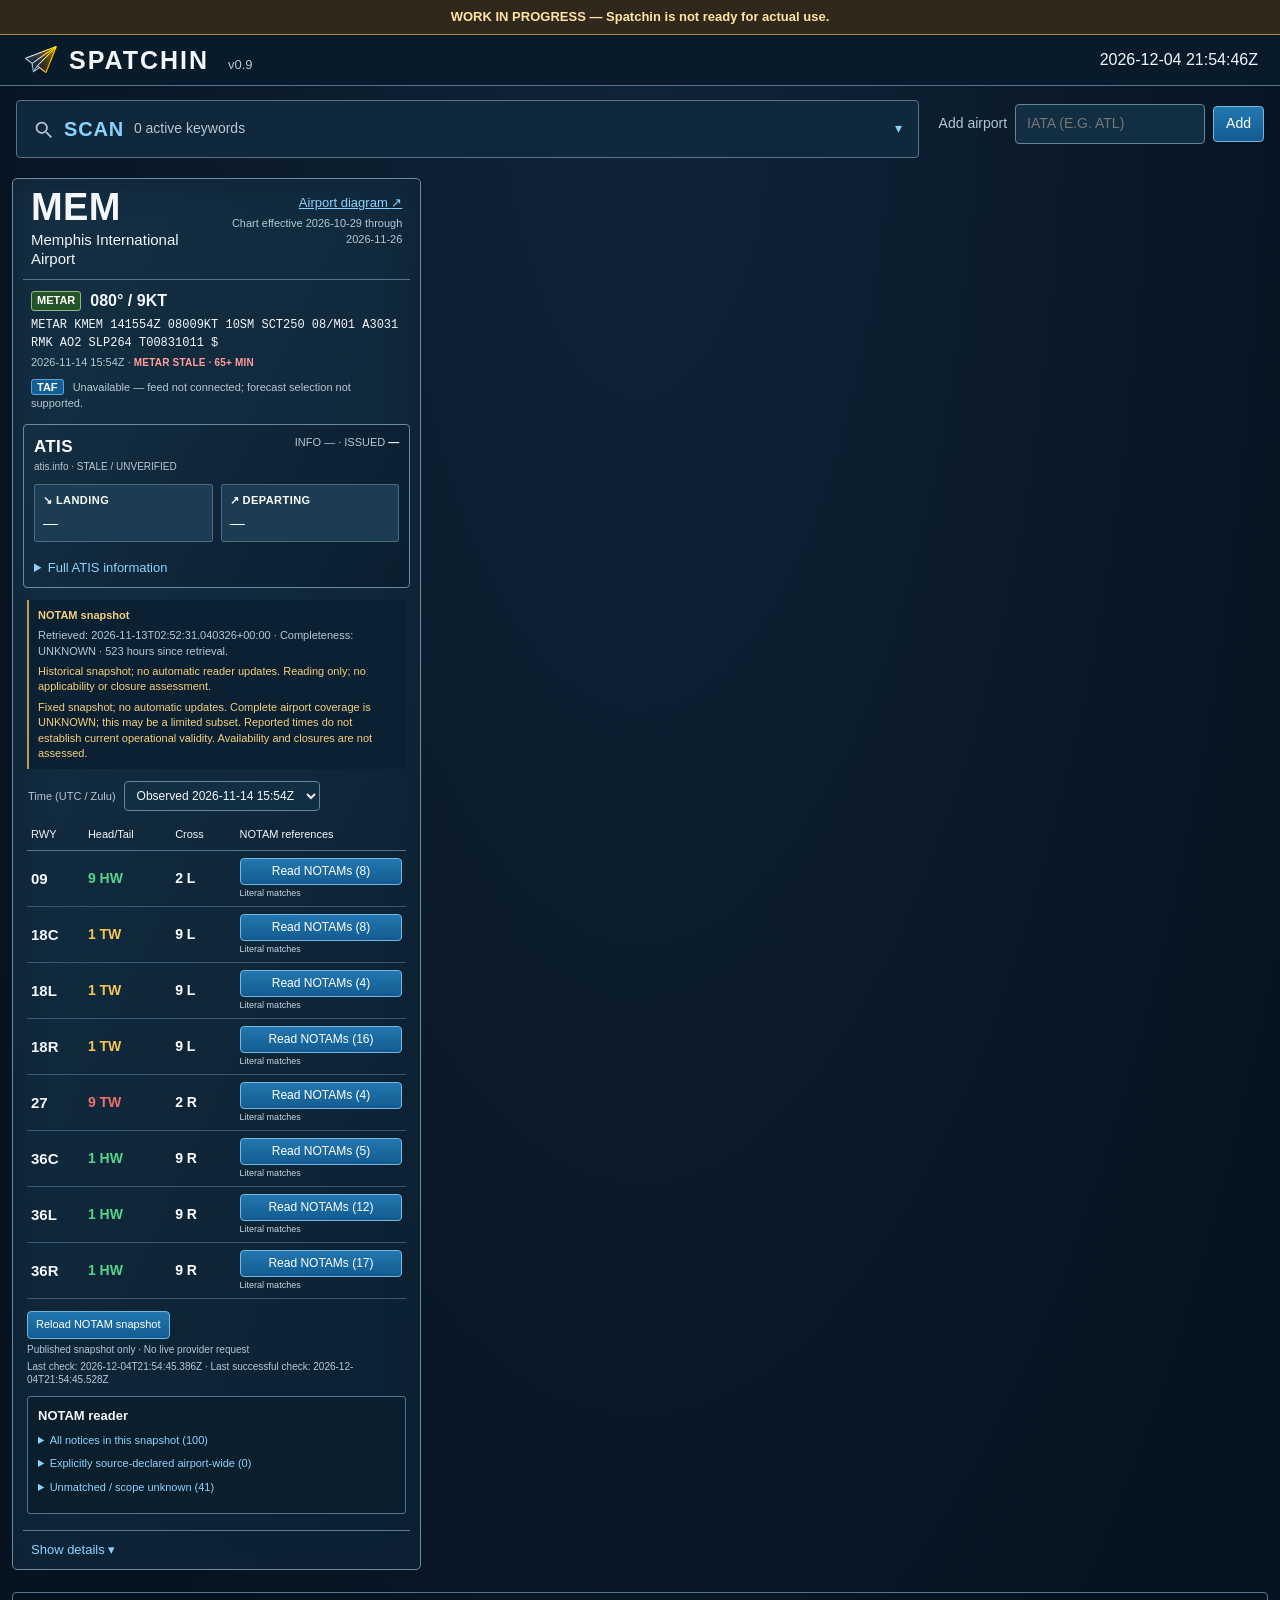
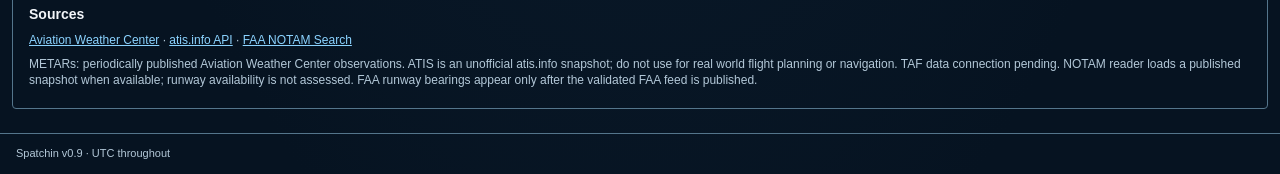
<file: index.html>
<!doctype html><html lang="en"><head><meta charset="utf-8"><meta name="viewport" content="width=device-width,initial-scale=1"><title>Spatchin v0.9</title><link rel="icon" type="image/png" sizes="16x16" href="assets/branding/logo-16.png"><link rel="icon" type="image/png" sizes="32x32" href="assets/branding/logo-32.png"><link rel="apple-touch-icon" sizes="180x180" href="assets/branding/logo-180.png"><link rel="stylesheet" href="styles.css"><link rel="stylesheet" href="dashboard.css"></head><body><div class="wip-banner" role="note">WORK IN PROGRESS — Spatchin is not ready for actual use.</div>
<header><div class="brand"><img class="brand-logo" src="assets/branding/logo-64.png" srcset="assets/branding/logo-64.png 1x, assets/branding/logo-128.png 2x" width="38" height="38" alt=""><h1><span style="font-family:Arial, Helvetica, sans-serif;font-weight:700;font-size:inherit;letter-spacing:inherit;color:inherit">SPATCHIN</span> <span class="version">v0.9</span></h1></div><div class="header-right"><div id="clock" class="clock"></div></div></header>
<main><div class="dashboard-controls"><section id="scan-toolbar" class="scan-toolbar" aria-label="SCAN global search and highlight" data-scan-ignore>
<button id="scan-toggle" class="scan-toggle" type="button" aria-expanded="false" aria-controls="scan-panel"><svg aria-hidden="true" width="16" height="16" viewBox="0 0 24 24" fill="none" stroke="currentColor" stroke-width="2"><circle cx="10" cy="10" r="6"></circle><path d="m15 15 6 6"></path></svg><span class="scan-title">SCAN</span><span id="scan-keyword-count">0 active keywords</span><span id="scan-indicator" aria-hidden="true">▾</span></button>
<div id="scan-panel" class="scan-panel" hidden>
<input id="scan-terms" type="search" aria-label="SCAN keywords" placeholder="Keywords, separated by commas" aria-describedby="scan-help" autocomplete="off">
<label><input id="scan-enabled" type="checkbox" checked> Highlight</label>
<label><input id="scan-case" type="checkbox"> Case sensitive</label>
<div class="scan-navigation"><button id="scan-prev" type="button" aria-label="Previous SCAN match">Previous</button><button id="scan-next" type="button" aria-label="Next SCAN match">Next</button><output id="scan-count" role="status" aria-live="polite" aria-atomic="true">0 matches</output></div>
<div id="scan-help" class="scan-help">Search all dashboard text · Enter: next · Shift+Enter: previous</div>
<div id="scan-legend" class="scan-legend" aria-label="Keyword colors"></div>
</div>
</section><section class="toolbar"><form id="add-form"><label for="iata">Add airport</label><input id="iata" list="airport-options" placeholder="IATA (e.g. ATL)" maxlength="3" pattern="[A-Za-z]{3}" required><datalist id="airport-options"></datalist><button>Add</button></form></section></div><div id="cards" class="cards"></div><section class="sources"><h3>Sources</h3><p><a href="https://aviationweather.gov/" target="_blank" rel="noopener">Aviation Weather Center</a> · <a href="https://atis.info/api">atis.info API</a> · <a href="https://notams.aim.faa.gov/notamSearch/" target="_blank" rel="noopener">FAA NOTAM Search</a></p><p>METARs: periodically published Aviation Weather Center observations. ATIS is an unofficial atis.info snapshot; do not use for real world flight planning or navigation. TAF data connection pending. NOTAM reader loads a published snapshot when available; runway availability is not assessed. FAA runway bearings appear only after the validated FAA feed is published.</p></section></main><footer>Spatchin v0.9 · UTC throughout</footer><script src="notam-reader.js"></script><script src="notam-snapshots.js"></script><script src="airport-catalog.js"></script><script src="app.js"></script><script src="scan.js"></script></body></html>
</file>
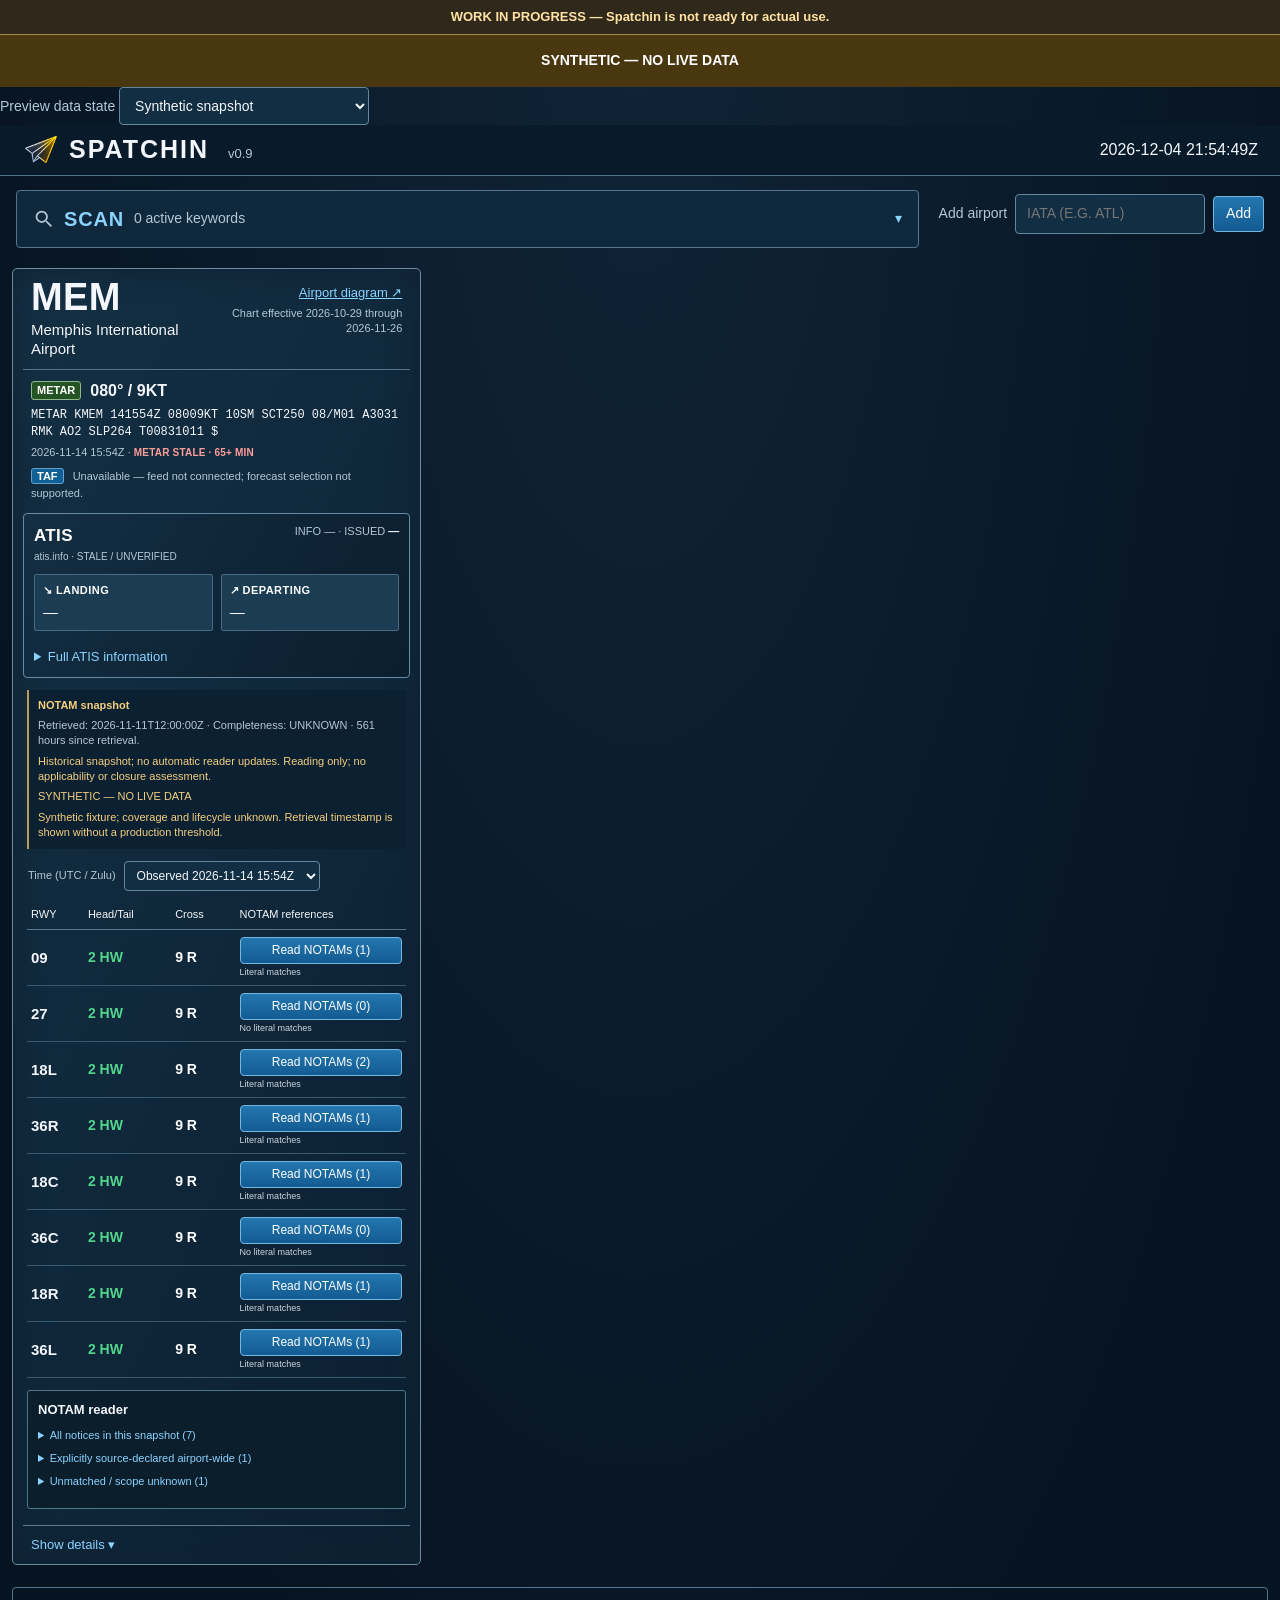
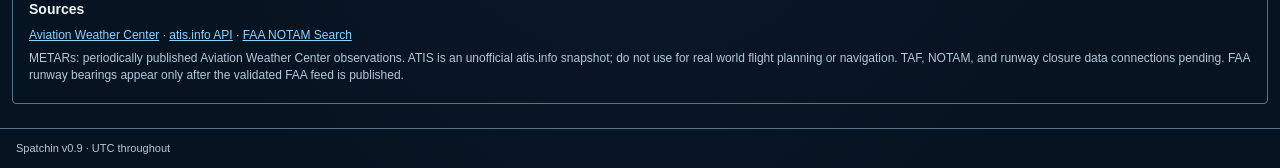
<file: preview/index.html>
<!doctype html><html lang="en"><head><base href="/"><meta charset="utf-8"><meta name="viewport" content="width=device-width,initial-scale=1"><title>Spatchin v0.9</title><link rel="icon" type="image/png" sizes="16x16" href="assets/branding/logo-16.png"><link rel="icon" type="image/png" sizes="32x32" href="assets/branding/logo-32.png"><link rel="apple-touch-icon" sizes="180x180" href="assets/branding/logo-180.png"><link rel="stylesheet" href="styles.css"><link rel="stylesheet" href="dashboard.css"></head><body><div class="wip-banner" role="note">WORK IN PROGRESS — Spatchin is not ready for actual use.</div><div class="synthetic-banner">SYNTHETIC — NO LIVE DATA</div><div class="preview-controls"><label>Preview data state <select id="preview-state"><option value="snapshot">Synthetic snapshot</option><option value="stale">Source-declared stale fixture</option><option value="error">Refresh failed, retained snapshot</option><option value="unavailable">Unavailable</option></select></label></div>
<header><div class="brand"><img class="brand-logo" src="assets/branding/logo-64.png" srcset="assets/branding/logo-64.png 1x, assets/branding/logo-128.png 2x" width="38" height="38" alt=""><h1><span style="font-family:Arial, Helvetica, sans-serif;font-weight:700;font-size:inherit;letter-spacing:inherit;color:inherit">SPATCHIN</span> <span class="version">v0.9</span></h1></div><div class="header-right"><div id="clock" class="clock"></div></div></header>
<main><div class="dashboard-controls"><section id="scan-toolbar" class="scan-toolbar" aria-label="SCAN global search and highlight" data-scan-ignore>
<button id="scan-toggle" class="scan-toggle" type="button" aria-expanded="false" aria-controls="scan-panel"><svg aria-hidden="true" width="16" height="16" viewBox="0 0 24 24" fill="none" stroke="currentColor" stroke-width="2"><circle cx="10" cy="10" r="6"></circle><path d="m15 15 6 6"></path></svg><span class="scan-title">SCAN</span><span id="scan-keyword-count">0 active keywords</span><span id="scan-indicator" aria-hidden="true">▾</span></button>
<div id="scan-panel" class="scan-panel" hidden>
<input id="scan-terms" type="search" aria-label="SCAN keywords" placeholder="Keywords, separated by commas" aria-describedby="scan-help" autocomplete="off">
<label><input id="scan-enabled" type="checkbox" checked> Highlight</label>
<label><input id="scan-case" type="checkbox"> Case sensitive</label>
<div class="scan-navigation"><button id="scan-prev" type="button" aria-label="Previous SCAN match">Previous</button><button id="scan-next" type="button" aria-label="Next SCAN match">Next</button><output id="scan-count" role="status" aria-live="polite" aria-atomic="true">0 matches</output></div>
<div id="scan-help" class="scan-help">Search all dashboard text · Enter: next · Shift+Enter: previous</div>
<div id="scan-legend" class="scan-legend" aria-label="Keyword colors"></div>
</div>
</section><section class="toolbar"><form id="add-form"><label for="iata">Add airport</label><input id="iata" list="airport-options" placeholder="IATA (e.g. ATL)" maxlength="3" pattern="[A-Za-z]{3}" required><datalist id="airport-options"></datalist><button>Add</button></form></section></div><div id="cards" class="cards"></div><section class="sources"><h3>Sources</h3><p><a href="https://aviationweather.gov/" target="_blank" rel="noopener">Aviation Weather Center</a> · <a href="https://atis.info/api">atis.info API</a> · <a href="https://notams.aim.faa.gov/notamSearch/" target="_blank" rel="noopener">FAA NOTAM Search</a></p><p>METARs: periodically published Aviation Weather Center observations. ATIS is an unofficial atis.info snapshot; do not use for real world flight planning or navigation. TAF, NOTAM, and runway closure data connections pending. FAA runway bearings appear only after the validated FAA feed is published.</p></section></main><footer>Spatchin v0.9 · UTC throughout</footer><script src="preview/fixtures.js"></script><script src="notam-reader.js"></script><script src="airport-catalog.js"></script><script src="app.js"></script><script src="scan.js"></script><script src="preview/controls.js"></script></body></html>
</file>
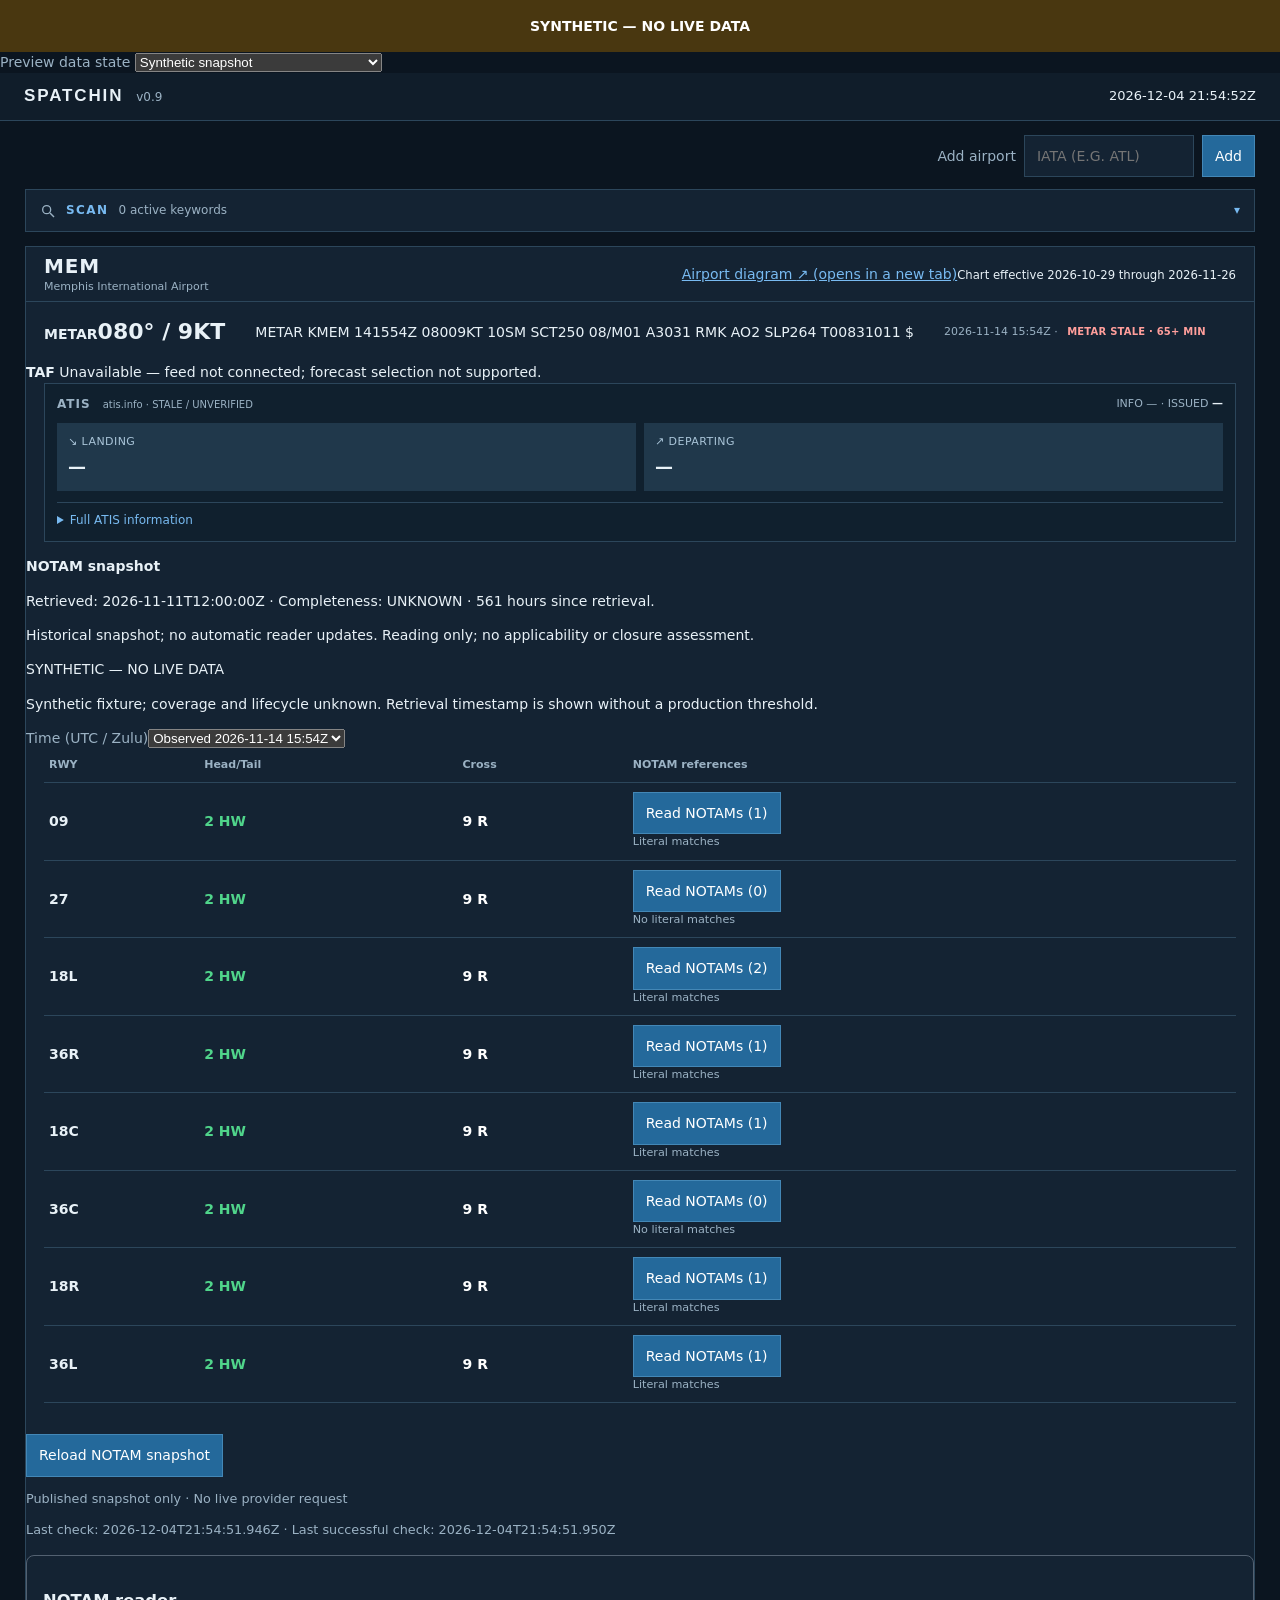
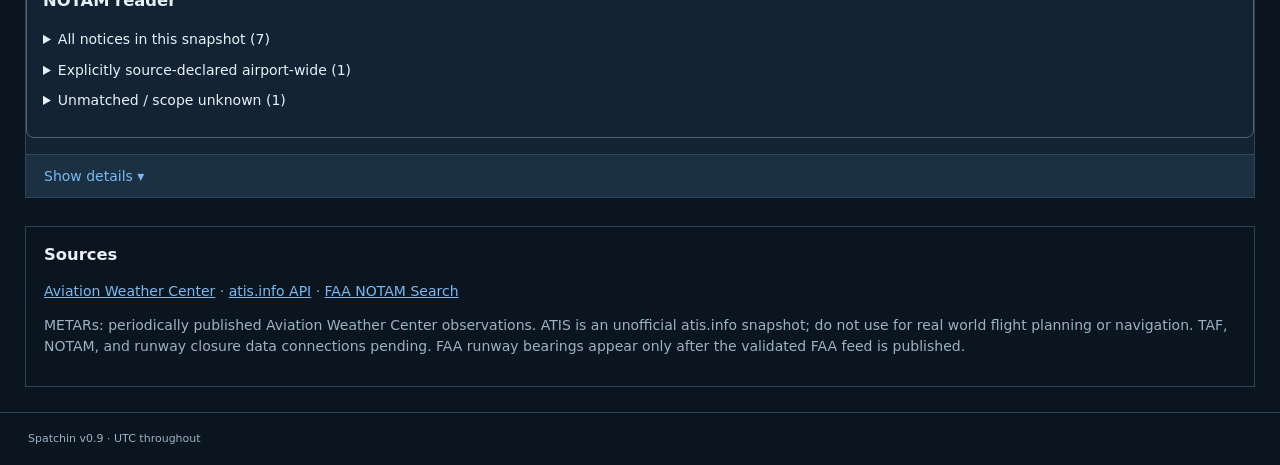
<file: preview/snapshot-loader.html>
<!doctype html><html lang="en"><head><base href="../"><meta charset="utf-8"><meta name="viewport" content="width=device-width,initial-scale=1"><title>Spatchin v0.9</title><link rel="stylesheet" href="styles.css"></head><body><div class="synthetic-banner">SYNTHETIC — NO LIVE DATA</div><div class="preview-controls"><label>Preview data state <select id="preview-state"><option value="snapshot">Synthetic snapshot</option><option value="error">HTTP failure (retain snapshot)</option><option value="malformed">Malformed snapshot (retain snapshot)</option><option value="older">Older snapshot (reject)</option><option value="unavailable">Snapshot not found</option></select></label></div>
<header><div class="brand"><h1><span style="font-family:Arial, Helvetica, sans-serif;font-weight:700;font-size:inherit;letter-spacing:inherit;color:inherit">SPATCHIN</span> <span class="version">v0.9</span></h1></div><div class="header-right"><div id="clock" class="clock"></div></div></header>
<main><section class="toolbar"><form id="add-form"><label for="iata">Add airport</label><input id="iata" placeholder="IATA (e.g. ATL)" maxlength="3" pattern="[A-Za-z]{3}" required><button>Add</button></form></section><section id="scan-toolbar" class="scan-toolbar" aria-label="SCAN global search and highlight" data-scan-ignore>
<button id="scan-toggle" class="scan-toggle" type="button" aria-expanded="false" aria-controls="scan-panel"><svg aria-hidden="true" width="16" height="16" viewBox="0 0 24 24" fill="none" stroke="currentColor" stroke-width="2"><circle cx="10" cy="10" r="6"></circle><path d="m15 15 6 6"></path></svg><span class="scan-title">SCAN</span><span id="scan-keyword-count">0 active keywords</span><span id="scan-indicator" aria-hidden="true">▾</span></button>
<div id="scan-panel" class="scan-panel" hidden>
<input id="scan-terms" type="search" aria-label="SCAN keywords" placeholder="Keywords, separated by commas" aria-describedby="scan-help" autocomplete="off">
<label><input id="scan-enabled" type="checkbox" checked> Highlight</label>
<label><input id="scan-case" type="checkbox"> Case sensitive</label>
<div class="scan-navigation"><button id="scan-prev" type="button" aria-label="Previous SCAN match">Previous</button><button id="scan-next" type="button" aria-label="Next SCAN match">Next</button><output id="scan-count" role="status" aria-live="polite" aria-atomic="true">0 matches</output></div>
<div id="scan-help" class="scan-help">Search all dashboard text · Enter: next · Shift+Enter: previous</div>
<div id="scan-legend" class="scan-legend" aria-label="Keyword colors"></div>
</div>
</section><div id="cards" class="cards"></div><section class="sources"><h3>Sources</h3><p><a href="https://aviationweather.gov/" target="_blank" rel="noopener">Aviation Weather Center</a> · <a href="https://atis.info/api">atis.info API</a> · <a href="https://notams.aim.faa.gov/notamSearch/" target="_blank" rel="noopener">FAA NOTAM Search</a></p><p>METARs: periodically published Aviation Weather Center observations. ATIS is an unofficial atis.info snapshot; do not use for real world flight planning or navigation. TAF, NOTAM, and runway closure data connections pending. FAA runway bearings appear only after the validated FAA feed is published.</p></section></main><footer>Spatchin v0.9 · UTC throughout</footer><script src="preview/fixtures.js"></script><script src="preview/snapshot-fixtures.js"></script><script src="notam-reader.js"></script><script src="notam-snapshots.js"></script><script src="app.js"></script><script src="scan.js"></script><script src="preview/snapshot-controls.js"></script></body></html>
</file>
<file: styles.css>
:root{color-scheme:dark;--bg:#0b1520;--panel:#142333;--panel2:#1b3042;--line:#2c465b;--text:#e8f1f7;--muted:#9bb2c4;--blue:#78baf1;--green:#8ed8b0;--amber:#f3ca80;--red:#ff9e9b}*{box-sizing:border-box}body{margin:0;background:var(--bg);color:var(--text);font:14px/1.45 system-ui,-apple-system,Segoe UI,sans-serif}header{display:flex;justify-content:space-between;align-items:center;gap:20px;padding:20px 28px;border-bottom:1px solid var(--line);background:#101d2a}.brand{display:flex;align-items:center;gap:13px}.logo{font-size:35px;color:var(--blue)}h1{font-size:20px;letter-spacing:.13em;margin:0}h1 span{font-size:12px;letter-spacing:.1em;color:var(--muted)}header p{margin:2px 0 0;color:var(--muted);font-size:12px}.header-right{text-align:right}.demo{font-weight:700;color:var(--amber);font-size:11px;letter-spacing:.06em}.clock{font-size:16px;font-variant-numeric:tabular-nums;margin-top:5px}main{max-width:1600px;margin:auto;padding:25px}.toolbar{display:flex;justify-content:space-between;align-items:end;gap:20px;margin-bottom:18px}.toolbar h2{margin:0;font-size:23px}.toolbar p{margin:4px 0;color:var(--muted)}form{display:flex;gap:8px;align-items:center;flex-wrap:wrap}label{color:var(--muted)}input,button{border-radius:7px;padding:10px 12px;font:inherit}input{background:var(--panel);color:var(--text);border:1px solid var(--line);width:170px;text-transform:uppercase}button{background:#24699b;border:1px solid #4387b6;color:white;cursor:pointer}button:hover{background:#307eb5}.notice{padding:13px 15px;border:1px solid #7e663b;background:#30291e;color:#f8dfb3;border-radius:9px;margin-bottom:20px}.cards{display:grid;grid-template-columns:repeat(auto-fit,minmax(min(100%,410px),1fr));gap:16px}.airport{border:1px solid var(--line);background:var(--panel);border-radius:12px;overflow:hidden}.airport-head{display:flex;justify-content:space-between;gap:12px;padding:17px 18px;border-bottom:1px solid var(--line)}.icao{font-size:25px;font-weight:750;letter-spacing:.04em}.name{font-size:12px;color:var(--muted)}.tag{font-size:10px;color:var(--amber);border:1px solid #715b39;padding:5px 7px;border-radius:6px;white-space:nowrap;height:fit-content}.wind{padding:14px 18px;display:flex;justify-content:space-between;align-items:center;gap:8px}.wind .reading{font-size:22px;font-weight:700;font-variant-numeric:tabular-nums}.wind .sub{color:var(--muted);font-size:11px}.runways{padding:0 18px 15px}.runways h3{font-size:12px;color:var(--muted);letter-spacing:.07em;text-transform:uppercase;margin:8px 0}.rw-table{width:100%;border-collapse:collapse;font-variant-numeric:tabular-nums}.rw-table th{text-align:left;font-size:11px;color:var(--muted);font-weight:600}.rw-table th,.rw-table td{padding:9px 5px;border-bottom:1px solid var(--line)}.rw-table td:first-child{font-weight:700}.ok{color:var(--green)}.closed{color:var(--red)}.empty{color:var(--muted);font-size:12px;padding:12px 0}.expand{width:100%;border:0;border-top:1px solid var(--line);background:var(--panel2);text-align:left;color:var(--blue);border-radius:0;padding:11px 18px}.details{padding:13px 18px;color:var(--muted);font-size:12px;background:#10202e}.details p{margin:5px 0}.sources{margin-top:28px;border:1px solid var(--line);border-radius:10px;padding:16px 18px;color:var(--muted)}.sources h3{margin:0;color:var(--text)}a{color:var(--blue)}footer{padding:18px 28px;color:var(--muted);font-size:11px;border-top:1px solid var(--line)}@media(max-width:700px){header,.toolbar{align-items:flex-start;flex-direction:column}.header-right{text-align:left}main{padding:15px}.cards{grid-template-columns:1fr}}
.unknown{color:var(--muted)}.wind .reading{white-space:nowrap;font-size:clamp(18px,2vw,22px)}

/* Spatchin v0.3: wind component thresholds and ATIS */
.headwind{color:#50d58b;font-weight:750}.tailwind-low{color:#f5c451;font-weight:750}.tailwind-high{color:#f16d6d;font-weight:750}.crosswind-low{color:#fff;font-weight:700}.crosswind-mid{color:#f5c451;font-weight:750}.crosswind-high{color:#f16d6d;font-weight:750}
.atis{margin:0 18px 14px;border:1px solid var(--line);border-radius:9px;background:#10202e;padding:12px}.atis-top{display:flex;justify-content:space-between;align-items:center;gap:10px;margin-bottom:10px}.atis-top h3{font-size:12px;letter-spacing:.08em;margin:0;color:var(--muted)}.atis-meta{font-size:11px;color:var(--muted);font-variant-numeric:tabular-nums}.atis-meta strong{color:var(--text)}.atis-runways{display:grid;grid-template-columns:1fr 1fr;gap:8px}.atis-box{background:#20384b;border-radius:7px;padding:11px;min-width:0}.atis-label{font-size:11px;color:#a9c4d8;letter-spacing:.04em}.atis-value{font-size:20px;font-weight:750;margin-top:4px}.atis-full{border-top:1px solid var(--line);margin-top:11px;padding-top:9px;color:var(--muted);font-size:12px}.atis-full summary{cursor:pointer;color:var(--blue)}.atis-full p{margin:8px 0 0}

/* Spatchin v0.6: compact chrome, no overview heading */
header{padding:8px 24px;min-height:48px;gap:12px}
.brand{gap:0}.brand h1{font-size:17px;letter-spacing:.11em;white-space:nowrap}
.brand h1 .version{font-size:12px;font-weight:500;letter-spacing:0;color:var(--muted);margin-left:5px}
.clock{margin-top:0;font-size:13px}
main{padding-top:14px}
.toolbar{justify-content:flex-end;align-items:center;margin-bottom:12px;min-height:36px}
.airport-head{align-items:center}
@media(max-width:700px){header{flex-direction:row;align-items:center;padding:9px 14px}.header-right{text-align:right}.toolbar{flex-direction:row;justify-content:flex-end;align-items:center}main{padding:12px}.clock{font-size:11px}}

/* Spatchin v0.7: compact airport title bars and squared-off interface */
.airport-head{padding:8px 18px;min-height:46px}
.icao{font-size:20px;line-height:1.15}
.name{font-size:11px;line-height:1.2;margin-top:2px}
.airport,.atis,.atis-box,.sources,input,button,.notice{border-radius:0}
.atis{border-radius:0}

.gust{font-size:11px;line-height:1.25;margin-top:2px;opacity:.9;white-space:nowrap}

/* v0.8 ATIS details */
.atis-provider{font-weight:400;letter-spacing:0;color:var(--muted);font-size:10px;margin-left:7px}
.atis-raw{white-space:pre-wrap;overflow-wrap:anywhere;line-height:1.6}
.atis-value{overflow-wrap:anywhere;font-size:18px}

/* v0.9: METAR observation freshness (65-minute threshold) */
.metar-status{display:inline-block;margin-left:6px;font-size:10px;font-weight:700;letter-spacing:.02em}
.metar-current{color:var(--green)}
.metar-stale{color:var(--red)}
.metar-unavailable{color:var(--amber)}

/* SCAN global search and highlight */
.scan-toolbar{display:flex;align-items:center;gap:10px;flex-wrap:wrap;padding:10px 14px;margin-bottom:14px;background:var(--panel,#141c28);border:1px solid var(--line);font-size:12px}
.scan-title{font-weight:700;letter-spacing:.12em;color:var(--blue)}
.scan-toggle{display:flex;align-items:center;gap:10px;width:100%;text-align:left;background:transparent;border:0;padding:2px 0;color:var(--muted);text-transform:none}
#scan-indicator{margin-left:auto;color:var(--blue)}
.scan-panel{display:flex;align-items:center;gap:10px;flex-wrap:wrap;width:100%;padding-top:8px}
.scan-panel[hidden]{display:none}
.scan-toolbar #scan-terms{flex:1 1 220px;min-width:140px;max-width:460px;text-transform:none}
.scan-toolbar label{display:flex;align-items:center;gap:5px;white-space:nowrap}
.scan-toolbar input[type=checkbox]{width:auto;accent-color:var(--blue)}
.scan-navigation{display:flex;align-items:center;gap:6px;flex-wrap:wrap}
#scan-count{min-width:100px;color:var(--muted);font-variant-numeric:tabular-nums}
.scan-help{flex-basis:100%;color:var(--muted);font-size:11px}
.scan-legend{display:flex;flex-wrap:wrap;gap:6px;overflow-wrap:anywhere}
.scan-legend:empty{display:none}
.scan-chip,mark[data-scan-match]{color:#111827;padding:0 2px;border-radius:2px}
.scan-chip{padding:2px 6px;font-weight:600}
mark.scan-current{outline:2px solid white;box-shadow:0 0 0 4px #111827;scroll-margin:80px}
.scan-toolbar button:disabled{opacity:.45;cursor:default}
.scan-toolbar :focus-visible{outline:2px solid var(--blue);outline-offset:3px}

/* Raw NOTAM reader */
.reader-note{display:block;font-size:.7rem;white-space:normal}.notam-reader{margin:1rem 0;padding:1rem;border:1px solid #536171;border-radius:8px}.notam-reader details{margin:.65rem 0}.notam-reader summary{cursor:pointer}.reader-notice{padding:.75rem;border-top:1px solid #536171;overflow-wrap:anywhere}.reader-raw{white-space:pre-wrap}.reader-notice dl{display:grid;grid-template-columns:minmax(7rem,1fr) minmax(0,2fr);gap:.3rem}.reader-notice dd{margin:0}.reader-notice pre{white-space:pre-wrap;overflow-wrap:anywhere}.notam-reader button:focus-visible,.notam-reader summary:focus-visible,[data-reader-open]:focus-visible{outline:3px solid #80caff;outline-offset:3px}.synthetic-banner{padding:1rem;background:#493710;color:#fff;font-weight:bold;text-align:center}

.notam-transport{margin-top:1rem;overflow-wrap:anywhere}.notam-transport p{font-size:.8rem;color:var(--muted,#aab7c5)}.notam-transport button[aria-disabled="true"]{opacity:.65}.notam-transport button:focus-visible{outline:3px solid #80caff;outline-offset:3px}
</file>
<file: dashboard.css>
/* Approved dashboard reference; source values are never used as application data. */
:root{--bg:#061321;--panel:#102536;--panel2:#19384d;--line:#54758b;--text:#f3f6fa;--muted:#b3c8d8;--blue:#8bd3ff;--amber:#f5cf80}
body{background:radial-gradient(ellipse at top,#102437 0,#061321 80%);font:14px/1.4 "Segoe UI",Arial,sans-serif}
[hidden]{display:none!important}
.wip-banner{padding:8px 16px;background:#30291b;border-bottom:1px solid #a78a4d;color:#ffe3a4;text-align:center;font-weight:650;font-size:13px}
header{min-height:50px;padding:6px 22px;background:#091b2a;border-bottom:1px solid var(--line)}
.brand{gap:9px}.brand-logo{display:block;width:38px;height:38px;object-fit:contain;flex:none}.brand h1{font-size:25px;letter-spacing:.08em}.brand h1 .version{font-size:13px;margin-left:10px}.clock{font-size:16px;white-space:nowrap}
main{max-width:1920px;padding:14px 12px 24px}.dashboard-controls{display:flex;gap:20px;align-items:flex-start;margin:0 4px 20px}.dashboard-controls .scan-toolbar{flex:1;min-width:0;margin:0;padding:12px 16px;border-radius:4px;background:#10283b;min-height:48px}.dashboard-controls .toolbar{margin:0;min-height:48px;align-items:center}.scan-title{font-size:20px;letter-spacing:.04em}.scan-toggle{font-size:14px;min-height:22px}.scan-toggle svg{width:21px;height:21px}.scan-toggle:focus-visible{outline-offset:5px}
form{flex-wrap:nowrap;min-height:48px}input,button,select{font:inherit;border-radius:4px}input,select{color:var(--text);background:#122e42;border:1px solid #65869d;padding:9px 11px;min-width:0;max-width:100%}#iata{width:190px}button{background:linear-gradient(#2378af,#125b92);border:1px solid #75b5df;padding:7px 12px}button:hover{background:#287db1}button:focus-visible,select:focus-visible,input:focus-visible,summary:focus-visible,a:focus-visible{outline:3px solid #b7e7ff;outline-offset:3px}
.cards{grid-template-columns:repeat(3,minmax(0,1fr));gap:14px;align-items:start}.airport{min-width:0;border:1px solid #6c8b9f;border-radius:5px;background:linear-gradient(115deg,#142f43,#0b2031);padding:0 10px;box-shadow:inset 0 0 30px #102132}
.airport-head{padding:8px 8px 10px;min-height:76px;border-bottom:1px solid #54758b}.icao{font-size:38px;line-height:1.1;font-weight:800;letter-spacing:.01em}.name{font-size:15px;color:#f3f6fa;line-height:1.3;margin-top:1px}
.wind{padding:10px 8px 5px;display:block}.weather-line{display:flex;align-items:center;gap:9px;flex-wrap:wrap}.weather-badge,.taf strong{font-size:11px;color:white;border:1px solid #8fb88a;background:#245426;border-radius:3px;padding:1px 5px}.wind .reading{font-size:16px;font-weight:700}.metar-raw{font:12px/1.45 Consolas,monospace;overflow-wrap:anywhere;margin-top:5px;white-space:pre-wrap}.wind .sub{font-size:11px;margin-top:3px}.metar-status{margin-left:0;font-size:10px}.taf{margin:0 8px 12px;font-size:11px;color:var(--muted);line-height:1.5}.taf strong{background:#125f96;border-color:#64a0ce;margin-right:6px}
.atis{margin:0 0 12px;padding:10px;border-radius:4px;background:linear-gradient(120deg,#142e42,#0a1e2e);border-color:#688ba3}.atis-top{align-items:flex-start;margin-bottom:10px;gap:8px}.atis-top h3{font-size:17px;letter-spacing:.02em;color:white}.atis-provider{display:block;font-size:10px;margin:2px 0 0;max-width:180px}.atis-meta{font-size:11px;text-align:right}.atis-box{border:1px solid #496b82;border-radius:2px;padding:8px;background:#1b3c52}.atis-label{font-size:11px;color:white;font-weight:650}.atis-value{font-size:15px;margin-top:3px;font-weight:500}.atis-full{font-size:12px;padding-top:8px;margin-top:9px;border-top:0}.atis-full summary{font-size:13px}.atis-raw{line-height:1.45}
.time-control{display:flex;align-items:center;gap:8px;flex-wrap:wrap;margin:0 5px 9px}.time-control label{font-size:11px;color:var(--muted)}.time-control select{font-size:12px;padding:6px 8px;max-width:100%;font-variant-numeric:tabular-nums}
.notam-summary{font-size:11px;line-height:1.4;margin:0 4px 12px;padding:8px 9px;border-left:2px solid #bc9c53;background:#0b2031;color:#f5cf80;overflow-wrap:anywhere}.notam-summary p{margin:5px 0 0}.notam-summary p:first-of-type{color:var(--muted)}
.runways{padding:0 4px 12px}.rw-table{table-layout:fixed;font-size:14px}.rw-table>thead>tr>th{font-size:11px;font-weight:500;color:var(--text);padding:7px 4px}.rw-table>thead>tr>th:nth-child(1){width:15%}.rw-table>thead>tr>th:nth-child(2){width:23%}.rw-table>thead>tr>th:nth-child(3){width:17%}.rw-table>thead>tr>th:nth-child(4){width:45%}.rw-table>tbody>.runway-row>td{padding:7px 4px;vertical-align:middle;overflow-wrap:anywhere;border-color:#38586f}.rw-table>tbody>.runway-row>td:first-child{font-size:15px;font-weight:750}.runway-row [data-reader-open]{width:100%;font-size:12px;padding:4px 5px}.runway-row [aria-expanded=true]{background:#315f7b;outline:1px solid #b8def4}.reader-note{font-size:9px;line-height:1.25;margin-top:3px;color:#c9d7e1;font-weight:400}.gust{font-size:10px}
.notam-detail-row>td{padding:0!important;background:#0b2031;border:1px solid #a6c6db!important}.inline-reader{padding:7px;min-width:0;font-size:11px;font-weight:400}.inline-reader>p{color:var(--amber);margin:0 0 7px;font-size:10px}.notice-table{width:100%;table-layout:fixed;border-collapse:collapse;font-size:11px}.notice-table>thead>tr>th{font-weight:500;color:var(--muted);font-size:10px;text-align:left}.notice-table>thead>tr>th:first-child{width:20%}.notice-table>tbody>tr>th,.notice-table>tbody>tr>td,.notice-table>thead>tr>th{border-bottom:1px solid #38586f;padding:6px 4px;vertical-align:top;overflow-wrap:anywhere}.notice-table>tbody>tr>th{text-align:left;font-size:11px;font-weight:600}.notice-table .reader-notice{padding:0;border:0;font-weight:400}.notice-table .reader-notice h4{display:none}.reader-raw{font:11px/1.5 Consolas,"Courier New",monospace;white-space:pre-wrap;overflow-wrap:anywhere;margin:0 0 8px}.reader-notice dl{font-size:10px;grid-template-columns:minmax(0,1fr) minmax(0,2fr);margin:8px 0}.reader-notice pre{font-size:10px}.reader-notice details{margin:7px 0}.reader-notice summary{color:var(--blue);cursor:pointer}.reader-notice p{overflow-wrap:anywhere}
.notam-reader{margin:0 4px 12px;padding:10px;border-radius:3px;border-color:#52758e;font-size:11px;overflow-wrap:anywhere;background:#0a1e2c}.notam-reader h3{font-size:13px;margin:0 0 5px}.notam-reader>p{margin:5px 0;line-height:1.4}.notam-reader .coverage-warning{color:var(--amber)}.notam-reader summary{color:var(--blue)}.notam-reader details{margin:8px 0}.notam-transport{margin:0 4px 10px}.notam-transport button{font-size:11px;padding:5px 8px}.notam-transport p{font-size:10px;line-height:1.3;margin:4px 0}
.expand{margin-top:4px;background:transparent;border-top:1px solid #5a7b92;color:var(--blue);padding:10px 8px;font-size:13px}.details{margin:0 -10px;padding:10px 16px;font-size:11px;overflow-wrap:anywhere}.sources{font-size:12px;border-radius:4px;margin-top:22px;padding:12px 16px}.sources h3{font-size:14px}.sources p{margin:7px 0}footer{padding:12px 16px;font-size:11px}
@media(max-width:1100px){.cards{grid-template-columns:repeat(2,minmax(0,1fr))}.dashboard-controls{gap:12px}.clock{font-size:13px}#iata{width:155px}}
@media(max-width:760px){header{padding:6px 10px;gap:8px}.brand-logo{width:32px;height:32px}.brand{gap:6px}.brand h1{font-size:19px}.brand h1 .version{font-size:11px;margin-left:3px}.clock{font-size:10px}.wip-banner{font-size:12px;padding:8px 10px}main{padding:12px 10px}.cards{grid-template-columns:minmax(0,1fr)}.dashboard-controls{flex-direction:column;margin:0 0 14px;gap:10px}.dashboard-controls .scan-toolbar{width:100%;padding:10px 12px}.dashboard-controls .toolbar{width:100%;min-height:40px}.toolbar form{width:100%;gap:7px;min-height:40px}.toolbar label{font-size:12px}.toolbar #iata{flex:1;width:0;min-width:80px}.toolbar button{flex:none}.icao{font-size:34px}.name{font-size:14px}.airport-head{min-height:72px}.scan-navigation{max-width:100%}.scan-panel input{max-width:100%}.scan-toolbar #scan-terms{min-width:0;flex-basis:100%}}

/* Owner refinement: retain the approved visual hierarchy and bound long notices. */
.sr-only{position:absolute;width:1px;height:1px;padding:0;margin:-1px;overflow:hidden;clip:rect(0,0,0,0);white-space:nowrap;border:0}
.airport-head{align-items:flex-start;flex-wrap:wrap;gap:6px 12px}.airport-head>div:first-child{flex:1;min-width:100px}.airport-diagram{flex:0 1 180px;text-align:right;font-size:13px;overflow-wrap:anywhere;padding-top:7px}.airport-diagram a{display:inline-block}.airport-diagram small{display:block;color:var(--muted);font-size:11px;line-height:1.4;margin-top:4px}
.inline-reader{max-height:min(60vh,36rem);max-height:min(60dvh,36rem);overflow-y:auto;overflow-x:hidden;overscroll-behavior-y:contain;scrollbar-gutter:stable;position:relative;scroll-padding-block:44px 12px}
.inline-reader:focus-visible{outline:3px solid #b7e7ff;outline-offset:-3px}
.reader-scroll-title{position:sticky;top:-7px;z-index:1;background:#0b2031;border-bottom:1px solid #54758b;padding:8px 3px;font-size:12px;font-weight:600;color:var(--text);margin-bottom:5px}
.notam-summary .collection-warning{color:var(--amber)}
@media(max-width:760px){
 .airport-diagram{flex-basis:160px;font-size:13px;padding-top:3px}.airport-diagram small{font-size:12px}.airport-diagram a{min-height:44px;display:inline-flex;align-items:center;justify-content:flex-end;gap:4px}
 .brand h1 .version,.clock,.reader-note,.gust,.wind .sub,.metar-status,.atis-provider,.atis-meta,.taf,.time-control label,.time-control select,.notam-summary,.notam-transport p,.scan-help,.scan-chip,.details{font-size:12px}
 .reader-note{line-height:1.4;margin-top:5px}.rw-table>thead>tr>th{font-size:12px}.runway-row [data-reader-open]{font-size:13px;min-height:44px;padding:8px 5px}
 .inline-reader{max-height:min(65vh,34rem);max-height:min(65dvh,34rem);padding:8px}.reader-scroll-title{font-size:13px;padding:10px 3px;top:-8px}
 .notice-table,.notice-table>tbody>tr>th{font-size:13px}.notice-table>thead>tr>th{font-size:12px}.notice-table>thead>tr>th:first-child{width:24%}.notice-table>tbody>tr>th,.notice-table>tbody>tr>td{padding:9px 4px}
 .reader-raw{font-size:14px;line-height:1.6}.reader-notice dl,.reader-notice pre{font-size:12px;line-height:1.5}.reader-notice summary{font-size:13px;line-height:1.5;min-height:44px;align-content:center;padding:8px 0}
 .notam-reader{font-size:12px}.notam-reader>details>summary{min-height:44px;align-content:center;padding:8px 0}.atis-full summary{min-height:44px;align-content:center}
 .time-control select,.notam-transport button,.expand,.toolbar input,.toolbar button,.scan-navigation button,#scan-toggle,[data-remove]{min-height:44px;font-size:13px}
 .notam-summary{line-height:1.5;padding:10px}.notam-summary p{margin-top:7px}
}
</file>
